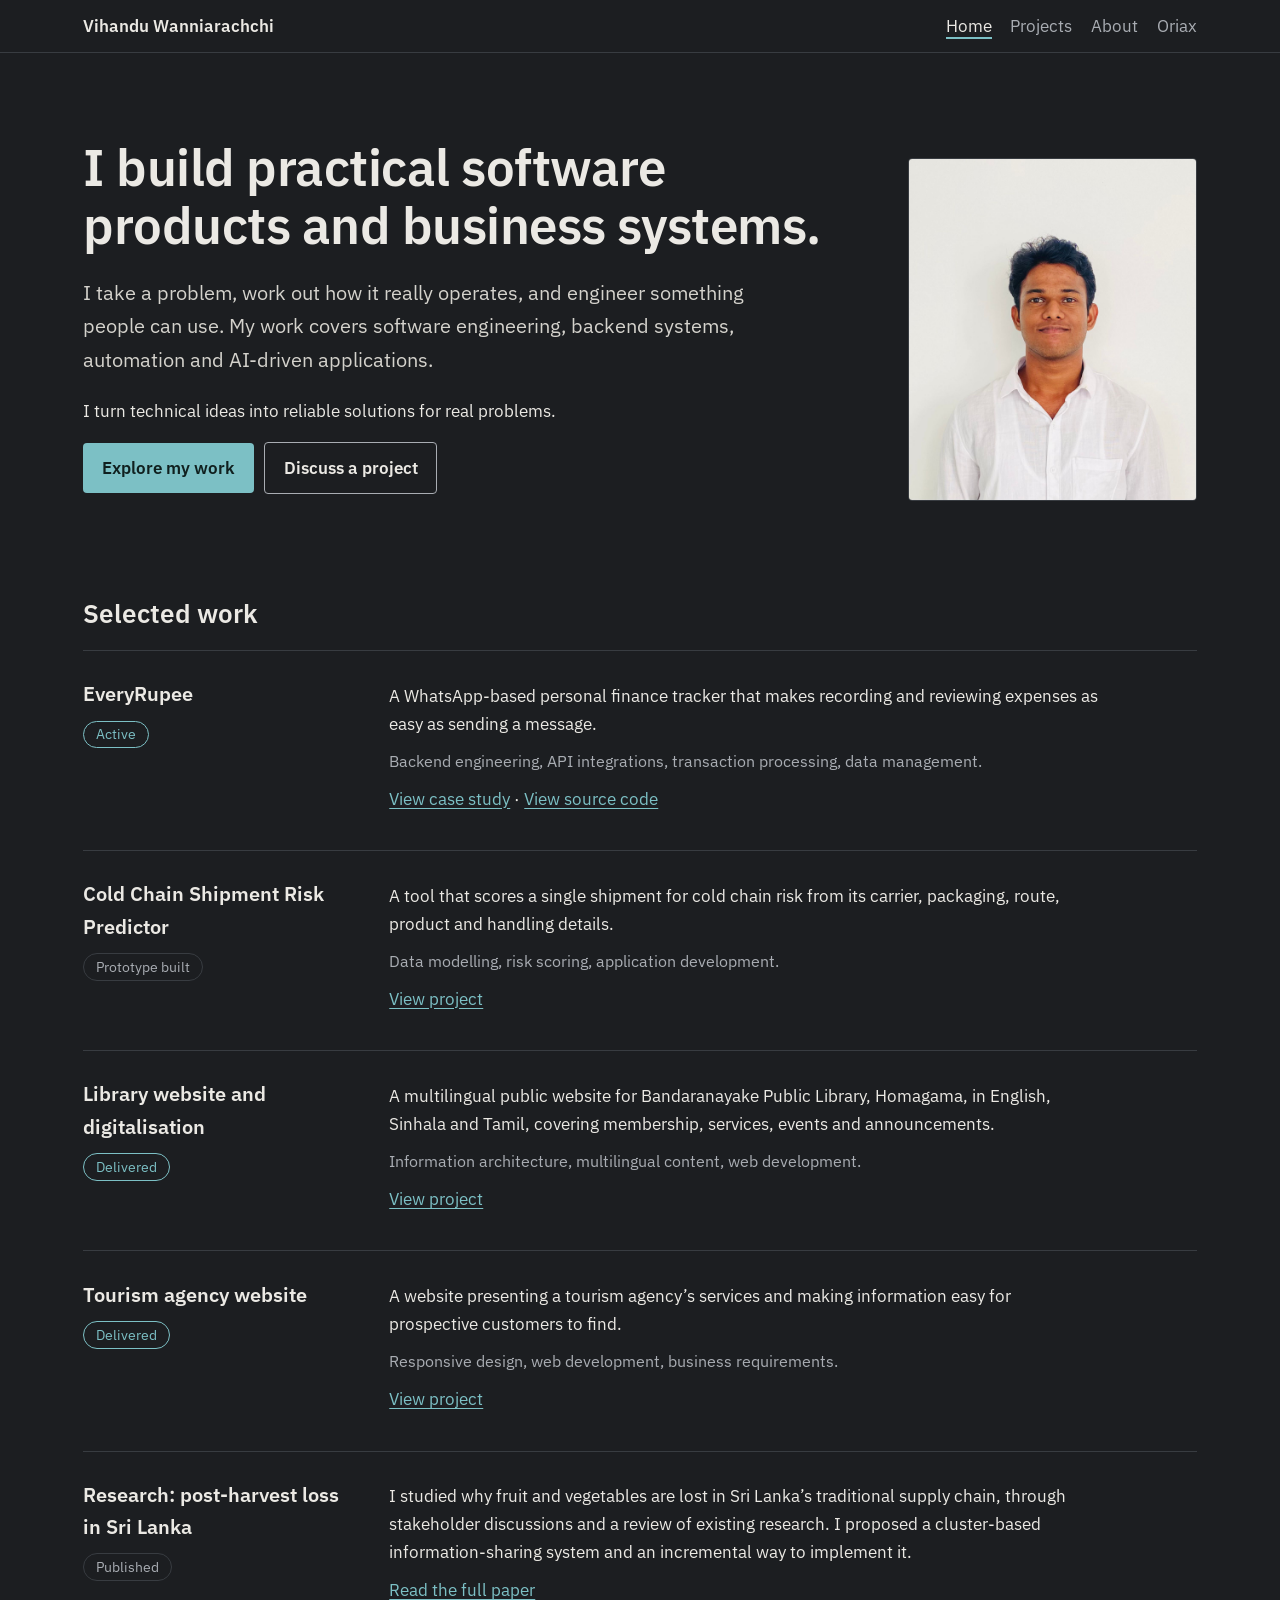
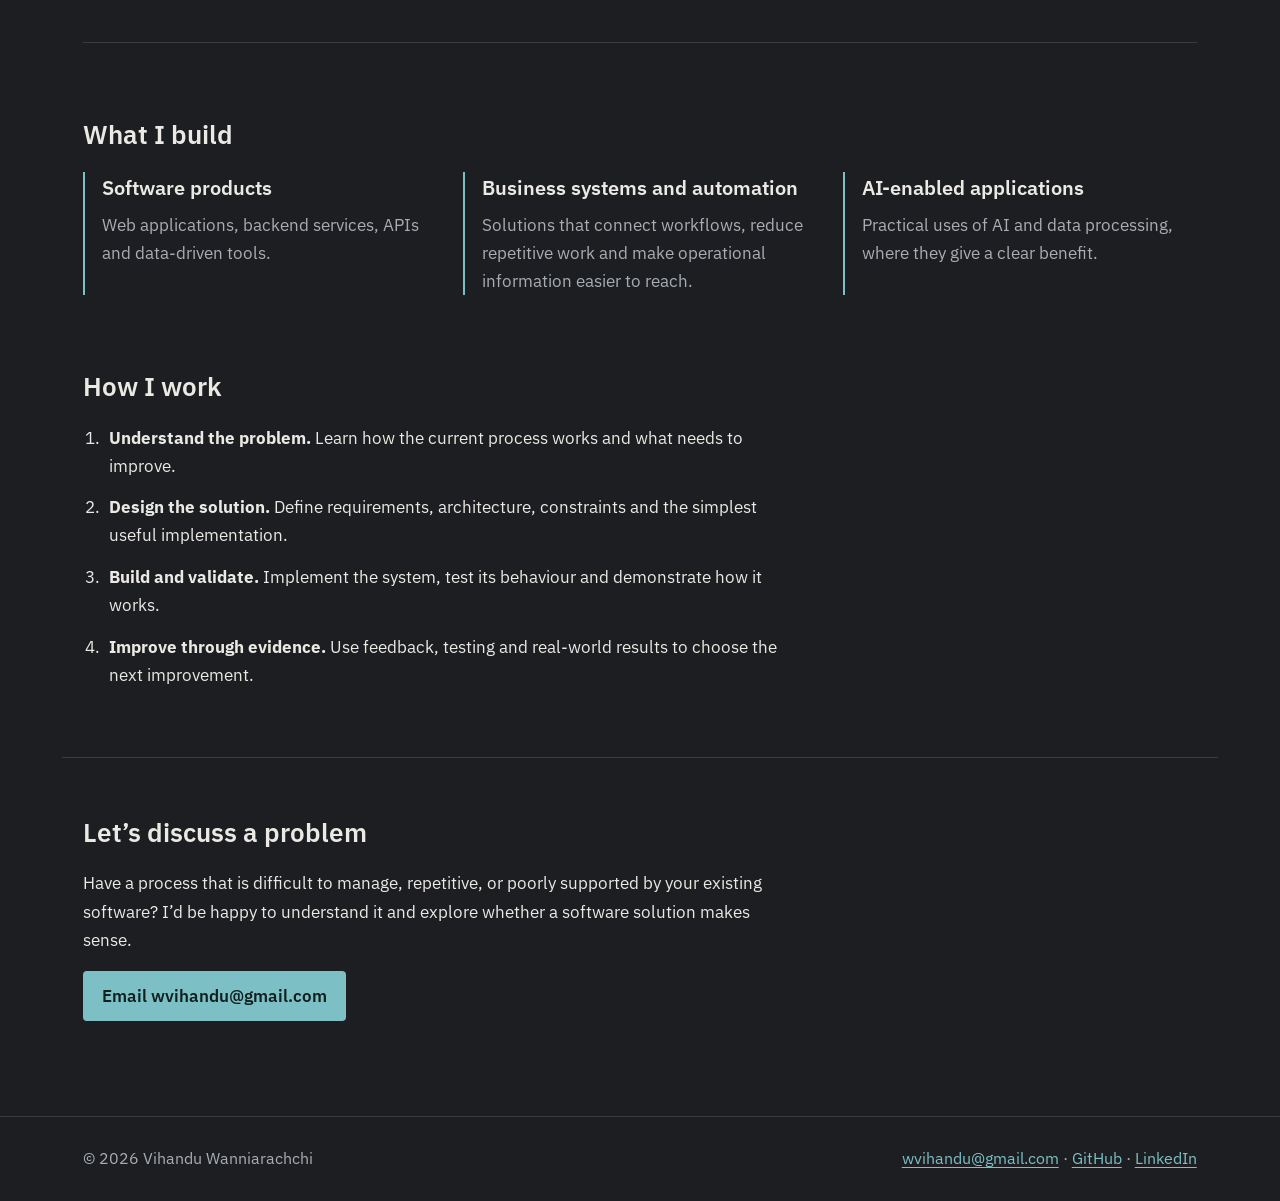
<file: index.html>
<!doctype html><html lang="en"><head><meta charset="utf-8"><meta name="viewport" content="width=device-width,initial-scale=1">
<title>Vihandu Wanniarachchi — Software Engineer & Builder</title><meta name="description" content="I build practical software products and business systems.">
<link rel="preconnect" href="https://fonts.googleapis.com"><link rel="preconnect" href="https://fonts.gstatic.com" crossorigin>
<link href="https://fonts.googleapis.com/css2?family=IBM+Plex+Sans:wght@400;500;600&display=swap" rel="stylesheet">
<link rel="stylesheet" href="assets/style.css"></head><body>
<a class="skip" href="#main">Skip to content</a>
<header class="top"><div class="wrap bar"><a class="brand" href="">Vihandu Wanniarachchi</a><nav aria-label="Main"><a href="" aria-current=page>Home</a><a href="projects/">Projects</a><a href="about/">About</a><a href="oriax/">Oriax</a></nav></div></header>
<main id="main">
<section class="wrap hero"><div class="hero-text"><h1>I build practical software products and business systems.</h1>
<p class="lead">I take a problem, work out how it really operates, and engineer something people can use. My work covers software engineering, backend systems, automation and AI-driven applications.</p>
<p>I turn technical ideas into reliable solutions for real problems.</p>
<p class="actions"><a class="btn" href="projects/">Explore my work</a><a class="btn ghost" href="mailto:wvihandu@gmail.com">Discuss a project</a></p></div>
<img class="portrait" src="assets/img/vihandu.jpeg" width="413" height="531" alt="Portrait of Vihandu Wanniarachchi"></section>

<section class="wrap sec"><h2>Selected work</h2><div class="list">
<article class="item"><div><h3>EveryRupee</h3><p class="status live">Active</p></div><div><p>A WhatsApp-based personal finance tracker that makes recording and reviewing expenses as easy as sending a message.</p><p class="meta">Backend engineering, API integrations, transaction processing, data management.</p><p><a href="projects/everyrupee/">View case study</a> · <a href="https://github.com/vihandu-wan">View source code</a></p></div></article>
<article class="item"><div><h3>Cold Chain Shipment Risk Predictor</h3><p class="status">Prototype built</p></div><div><p>A tool that scores a single shipment for cold chain risk from its carrier, packaging, route, product and handling details.</p><p class="meta">Data modelling, risk scoring, application development.</p><p><a href="projects/#coldchain">View project</a></p></div></article>
<article class="item"><div><h3>Library website and digitalisation</h3><p class="status live">Delivered</p></div><div><p>A multilingual public website for Bandaranayake Public Library, Homagama, in English, Sinhala and Tamil, covering membership, services, events and announcements.</p><p class="meta">Information architecture, multilingual content, web development.</p><p><a href="projects/#library">View project</a></p></div></article>
<article class="item"><div><h3>Tourism agency website</h3><p class="status live">Delivered</p></div><div><p>A website presenting a tourism agency’s services and making information easy for prospective customers to find.</p><p class="meta">Responsive design, web development, business requirements.</p><p><a href="projects/#tourism">View project</a></p></div></article>
<article class="item"><div><h3>Research: post-harvest loss in Sri Lanka</h3><p class="status">Published</p></div><div><p>I studied why fruit and vegetables are lost in Sri Lanka’s traditional supply chain, through stakeholder discussions and a review of existing research. I proposed a cluster-based information-sharing system and an incremental way to implement it.</p><p><a href="https://lnkd.in/gGSwxPHp">Read the full paper</a></p></div></article>
</div></section>

<section class="wrap sec"><h2>What I build</h2><div class="cols">
<div><h3>Software products</h3><p>Web applications, backend services, APIs and data-driven tools.</p></div>
<div><h3>Business systems and automation</h3><p>Solutions that connect workflows, reduce repetitive work and make operational information easier to reach.</p></div>
<div><h3>AI-enabled applications</h3><p>Practical uses of AI and data processing, where they give a clear benefit.</p></div></div></section>

<section class="wrap sec"><h2>How I work</h2><ol class="steps">
<li><b>Understand the problem.</b> Learn how the current process works and what needs to improve.</li>
<li><b>Design the solution.</b> Define requirements, architecture, constraints and the simplest useful implementation.</li>
<li><b>Build and validate.</b> Implement the system, test its behaviour and demonstrate how it works.</li>
<li><b>Improve through evidence.</b> Use feedback, testing and real-world results to choose the next improvement.</li></ol></section>
<section class="wrap sec cta"><h2>Let’s discuss a problem</h2><p>Have a process that is difficult to manage, repetitive, or poorly supported by your existing software? I’d be happy to understand it and explore whether a software solution makes sense.</p>
<p><a class="btn" href="mailto:wvihandu@gmail.com">Email wvihandu@gmail.com</a></p></section></main>
<footer><div class="wrap foot"><p>© 2026 Vihandu Wanniarachchi</p><p><a href="mailto:wvihandu@gmail.com">wvihandu@gmail.com</a> · <a href="https://github.com/vihandu-wan">GitHub</a> · <a href="https://www.linkedin.com/in/vihandu-wanniarachchi-964b32240">LinkedIn</a></p></div></footer>
</body></html>
</file>
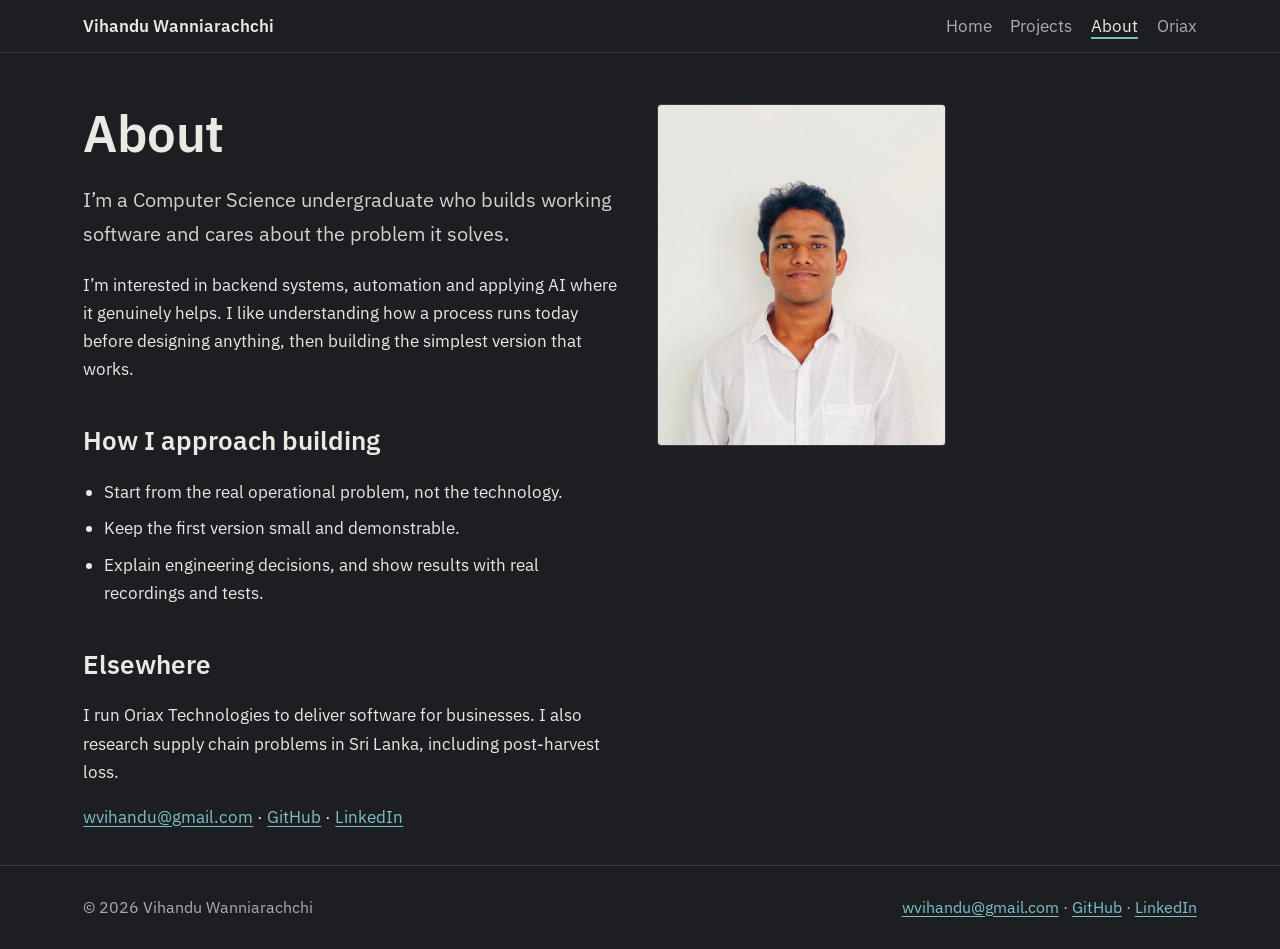
<file: about/index.html>
<!doctype html><html lang="en"><head><meta charset="utf-8"><meta name="viewport" content="width=device-width,initial-scale=1">
<title>About — Vihandu Wanniarachchi</title><meta name="description" content="Computer Science undergraduate and software builder.">
<link rel="preconnect" href="https://fonts.googleapis.com"><link rel="preconnect" href="https://fonts.gstatic.com" crossorigin>
<link href="https://fonts.googleapis.com/css2?family=IBM+Plex+Sans:wght@400;500;600&display=swap" rel="stylesheet">
<link rel="stylesheet" href="../assets/style.css"></head><body>
<a class="skip" href="#main">Skip to content</a>
<header class="top"><div class="wrap bar"><a class="brand" href="../">Vihandu Wanniarachchi</a><nav aria-label="Main"><a href="../">Home</a><a href="../projects/">Projects</a><a href="../about/" aria-current=page>About</a><a href="../oriax/">Oriax</a></nav></div></header>
<main id="main">
<section class="wrap sec first pgrid"><div class="prose"><h1>About</h1>
<p class="lead">I’m a Computer Science undergraduate who builds working software and cares about the problem it solves.</p>
<p>I’m interested in backend systems, automation and applying AI where it genuinely helps. I like understanding how a process runs today before designing anything, then building the simplest version that works.</p>
<h2>How I approach building</h2><ul><li>Start from the real operational problem, not the technology.</li><li>Keep the first version small and demonstrable.</li><li>Explain engineering decisions, and show results with real recordings and tests.</li></ul>
<h2>Elsewhere</h2><p>I run Oriax Technologies to deliver software for businesses. I also research supply chain problems in Sri Lanka, including post-harvest loss.</p>
<p><a href="mailto:wvihandu@gmail.com">wvihandu@gmail.com</a> · <a href="https://github.com/vihandu-wan">GitHub</a> · <a href="https://www.linkedin.com/in/vihandu-wanniarachchi-964b32240">LinkedIn</a></p></div>
<img class="portrait" src="../assets/img/vihandu.jpeg" width="413" height="531" alt="Vihandu Wanniarachchi in a suit and tie" loading="lazy"></section></main>
<footer><div class="wrap foot"><p>© 2026 Vihandu Wanniarachchi</p><p><a href="mailto:wvihandu@gmail.com">wvihandu@gmail.com</a> · <a href="https://github.com/vihandu-wan">GitHub</a> · <a href="https://www.linkedin.com/in/vihandu-wanniarachchi-964b32240">LinkedIn</a></p></div></footer>
</body></html>
</file>
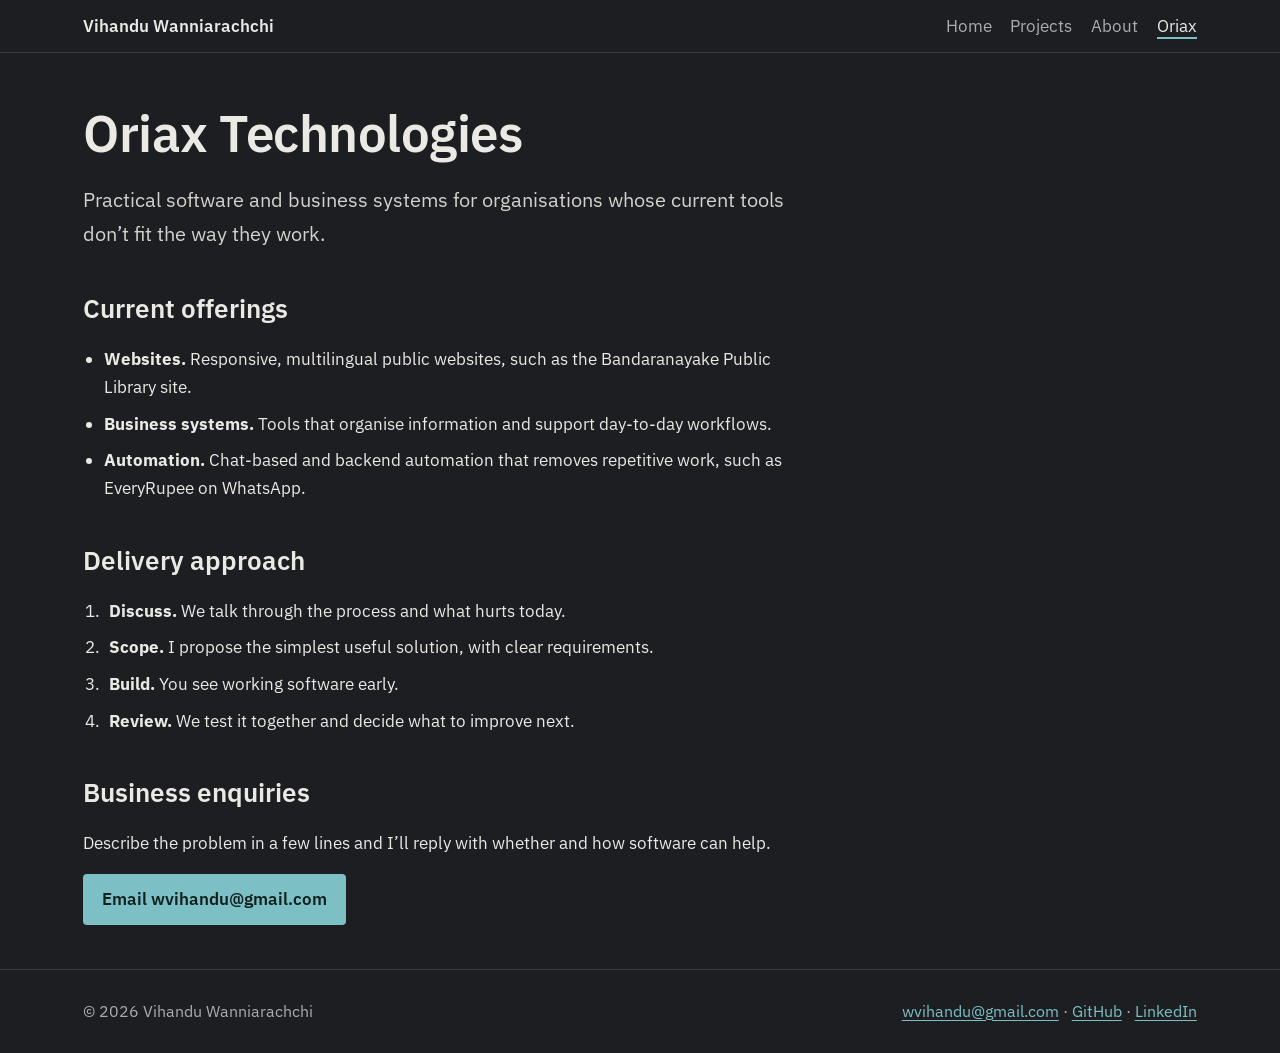
<file: oriax/index.html>
<!doctype html><html lang="en"><head><meta charset="utf-8"><meta name="viewport" content="width=device-width,initial-scale=1">
<title>Oriax Technologies — Vihandu Wanniarachchi</title><meta name="description" content="Software and business systems for organisations with real operational problems.">
<link rel="preconnect" href="https://fonts.googleapis.com"><link rel="preconnect" href="https://fonts.gstatic.com" crossorigin>
<link href="https://fonts.googleapis.com/css2?family=IBM+Plex+Sans:wght@400;500;600&display=swap" rel="stylesheet">
<link rel="stylesheet" href="../assets/style.css"></head><body>
<a class="skip" href="#main">Skip to content</a>
<header class="top"><div class="wrap bar"><a class="brand" href="../">Vihandu Wanniarachchi</a><nav aria-label="Main"><a href="../">Home</a><a href="../projects/">Projects</a><a href="../about/">About</a><a href="../oriax/" aria-current=page>Oriax</a></nav></div></header>
<main id="main">
<section class="wrap sec first prose"><h1>Oriax Technologies</h1>
<p class="lead">Practical software and business systems for organisations whose current tools don’t fit the way they work.</p>
<h2>Current offerings</h2><ul><li><b>Websites.</b> Responsive, multilingual public websites, such as the Bandaranayake Public Library site.</li><li><b>Business systems.</b> Tools that organise information and support day-to-day workflows.</li><li><b>Automation.</b> Chat-based and backend automation that removes repetitive work, such as EveryRupee on WhatsApp.</li></ul>
<h2>Delivery approach</h2><ol class="steps"><li><b>Discuss.</b> We talk through the process and what hurts today.</li><li><b>Scope.</b> I propose the simplest useful solution, with clear requirements.</li><li><b>Build.</b> You see working software early.</li><li><b>Review.</b> We test it together and decide what to improve next.</li></ol>
<h2>Business enquiries</h2><p>Describe the problem in a few lines and I’ll reply with whether and how software can help.</p><p><a class="btn" href="mailto:wvihandu@gmail.com">Email wvihandu@gmail.com</a></p></section></main>
<footer><div class="wrap foot"><p>© 2026 Vihandu Wanniarachchi</p><p><a href="mailto:wvihandu@gmail.com">wvihandu@gmail.com</a> · <a href="https://github.com/vihandu-wan">GitHub</a> · <a href="https://www.linkedin.com/in/vihandu-wanniarachchi-964b32240">LinkedIn</a></p></div></footer>
</body></html>
</file>
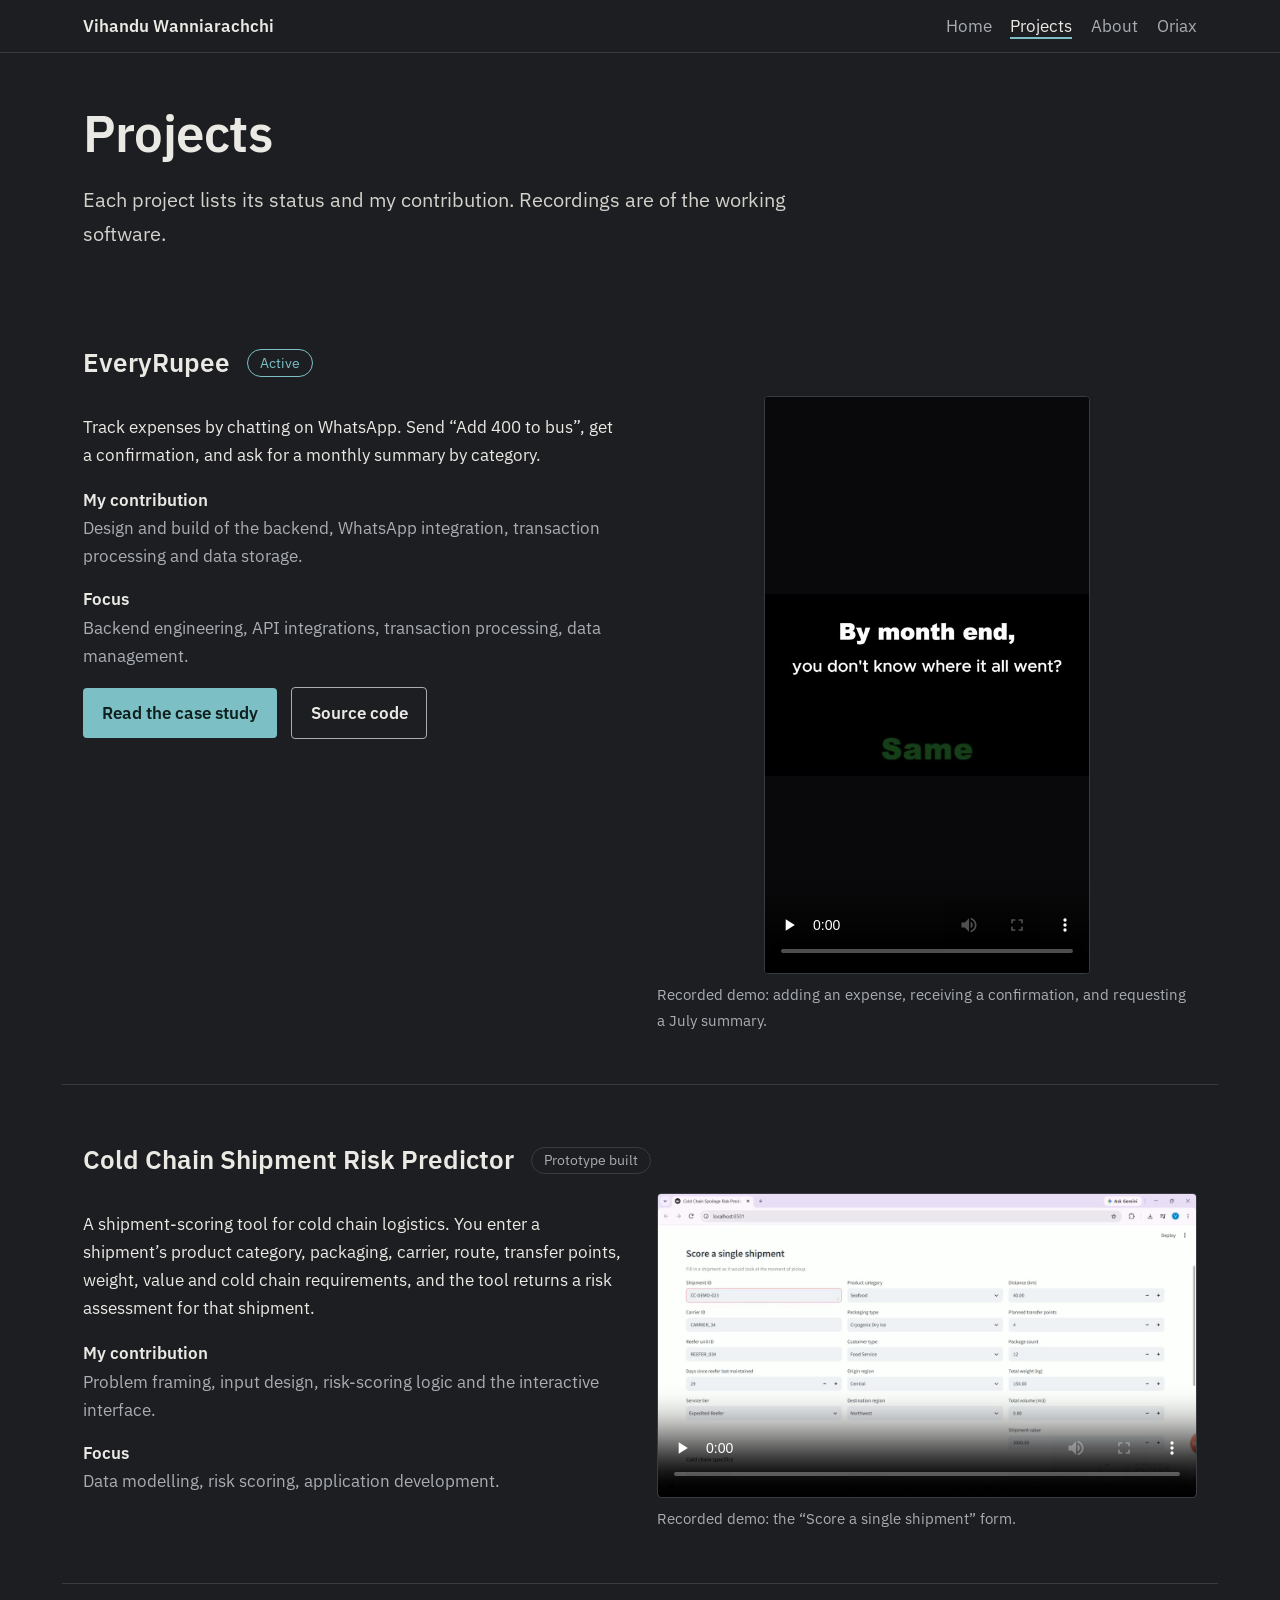
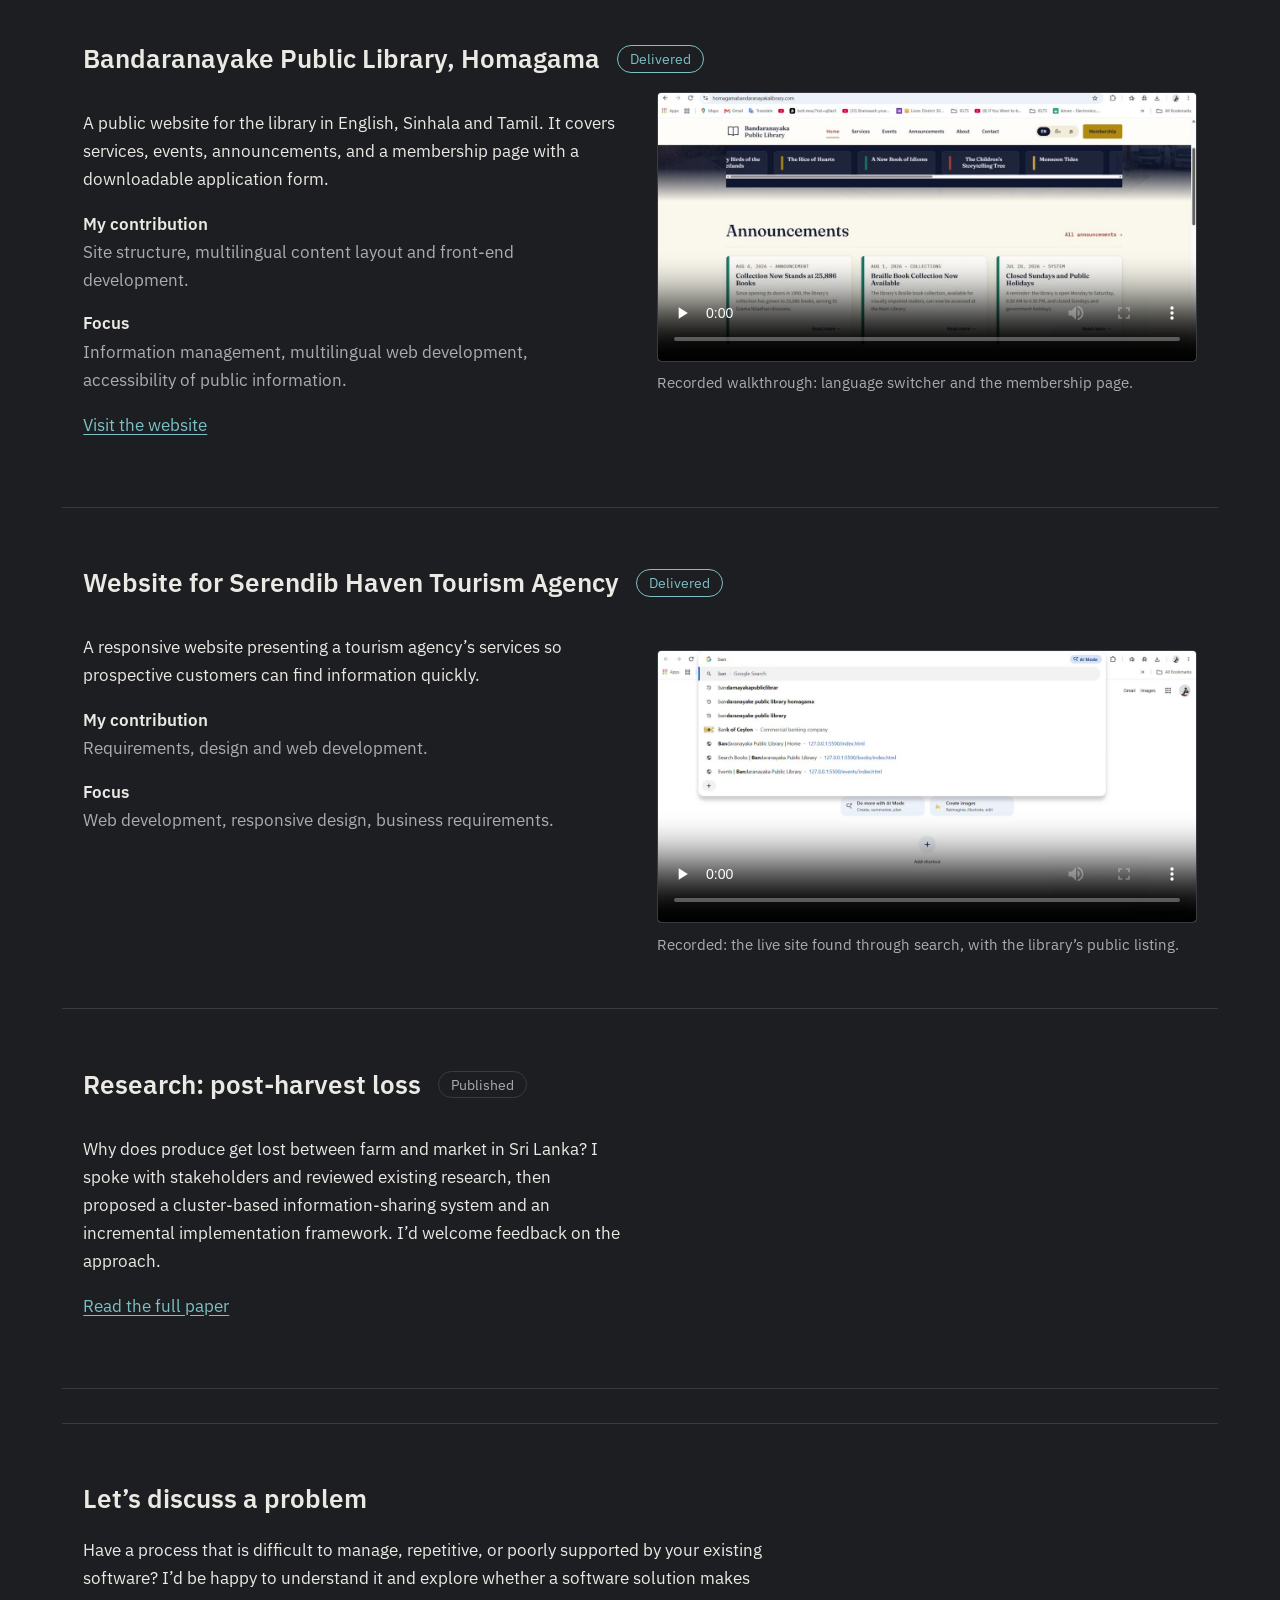
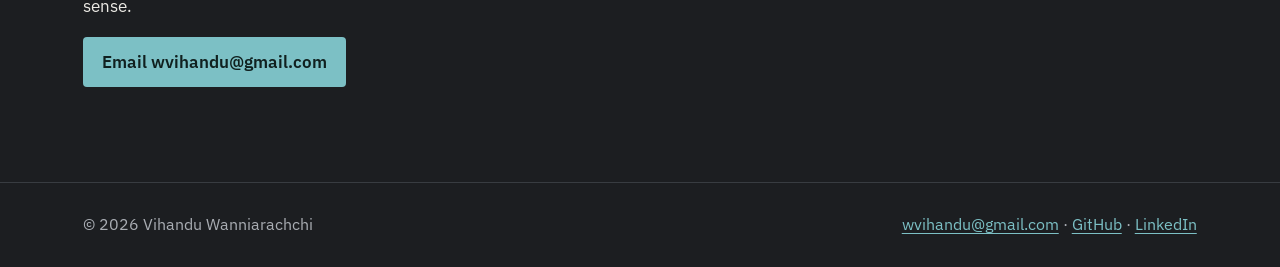
<file: projects/index.html>
<!doctype html><html lang="en"><head><meta charset="utf-8"><meta name="viewport" content="width=device-width,initial-scale=1">
<title>Projects — Vihandu Wanniarachchi</title><meta name="description" content="Software projects with status, contribution, technologies and demos.">
<link rel="preconnect" href="https://fonts.googleapis.com"><link rel="preconnect" href="https://fonts.gstatic.com" crossorigin>
<link href="https://fonts.googleapis.com/css2?family=IBM+Plex+Sans:wght@400;500;600&display=swap" rel="stylesheet">
<link rel="stylesheet" href="../assets/style.css"></head><body>
<a class="skip" href="#main">Skip to content</a>
<header class="top"><div class="wrap bar"><a class="brand" href="../">Vihandu Wanniarachchi</a><nav aria-label="Main"><a href="../">Home</a><a href="../projects/" aria-current=page>Projects</a><a href="../about/">About</a><a href="../oriax/">Oriax</a></nav></div></header>
<main id="main">
<section class="wrap sec first"><h1>Projects</h1><p class="lead">Each project lists its status and my contribution. Recordings are of the working software.</p></section>

<section class="wrap sec proj" id="everyrupee"><div class="ph"><h2>EveryRupee</h2><p class="status live">Active</p></div>
<div class="pgrid"><div><p>Track expenses by chatting on WhatsApp. Send “Add 400 to bus”, get a confirmation, and ask for a monthly summary by category.</p>
<dl><dt>My contribution</dt><dd>Design and build of the backend, WhatsApp integration, transaction processing and data storage.</dd>
<dt>Focus</dt><dd>Backend engineering, API integrations, transaction processing, data management.</dd></dl>
<p><a class="btn" href="everyrupee/">Read the case study</a> <a class="btn ghost" href="https://github.com/vihandu-wan">Source code</a></p></div>
<figure class="media tall"><video controls preload="none" playsinline poster="../assets/img/everyrupee.jpg"><source src="../assets/video/everyrupee.mp4" type="video/mp4"></video><figcaption>Recorded demo: adding an expense, receiving a confirmation, and requesting a July summary.</figcaption></figure></div></section>

<section class="wrap sec proj" id="coldchain"><div class="ph"><h2>Cold Chain Shipment Risk Predictor</h2><p class="status">Prototype built</p></div>
<div class="pgrid"><div><p>A shipment-scoring tool for cold chain logistics. You enter a shipment’s product category, packaging, carrier, route, transfer points, weight, value and cold chain requirements, and the tool returns a risk assessment for that shipment.</p>
<dl><dt>My contribution</dt><dd>Problem framing, input design, risk-scoring logic and the interactive interface.</dd>
<dt>Focus</dt><dd>Data modelling, risk scoring, application development.</dd></dl></div>
<figure class="media "><video controls preload="none" playsinline poster="../assets/img/coldchain.jpg"><source src="../assets/video/coldchain.mp4" type="video/mp4"></video><figcaption>Recorded demo: the “Score a single shipment” form.</figcaption></figure></div></section>

<section class="wrap sec proj" id="library"><div class="ph"><h2>Bandaranayake Public Library, Homagama</h2><p class="status live">Delivered</p></div>
<div class="pgrid"><div><p>A public website for the library in English, Sinhala and Tamil. It covers services, events, announcements, and a membership page with a downloadable application form.</p>
<dl><dt>My contribution</dt><dd>Site structure, multilingual content layout and front-end development.</dd>
<dt>Focus</dt><dd>Information management, multilingual web development, accessibility of public information.</dd></dl>
<p><a href="https://homagamabandaranayakalibrary.com">Visit the website</a></p></div>
<figure class="media "><video controls preload="none" playsinline poster="../assets/img/web-b.jpg"><source src="../assets/video/web-b.mp4" type="video/mp4"></video><figcaption>Recorded walkthrough: language switcher and the membership page.</figcaption></figure></div>
</section>
<section class="wrap sec proj" id="tourism"><div class="ph"><h2>Website for Serendib Haven Tourism Agency</h2><p class="status live">Delivered</p></div>
<div class="pgrid"><div><p>A responsive website presenting a tourism agency’s services so prospective customers can find information quickly.</p>
<dl><dt>My contribution</dt><dd>Requirements, design and web development.</dd><dt>Focus</dt><dd>Web development, responsive design, business requirements.</dd></dl></div>
<figure class="media wide"><video controls preload="none" playsinline poster="../assets/img/web-a.jpg"><source src="../assets/video/web-a.mp4" type="video/mp4"></video><figcaption>Recorded: the live site found through search, with the library’s public listing.</figcaption></figure>
</div></section>

<section class="wrap sec proj" id="research"><div class="ph"><h2>Research: post-harvest loss</h2><p class="status">Published</p></div>
<div class="pgrid"><div><p>Why does produce get lost between farm and market in Sri Lanka? I spoke with stakeholders and reviewed existing research, then proposed a cluster-based information-sharing system and an incremental implementation framework. I’d welcome feedback on the approach.</p>
<p><a href="https://lnkd.in/gGSwxPHp">Read the full paper</a></p></div></div></section>
<section class="wrap sec cta"><h2>Let’s discuss a problem</h2><p>Have a process that is difficult to manage, repetitive, or poorly supported by your existing software? I’d be happy to understand it and explore whether a software solution makes sense.</p>
<p><a class="btn" href="mailto:wvihandu@gmail.com">Email wvihandu@gmail.com</a></p></section></main>
<footer><div class="wrap foot"><p>© 2026 Vihandu Wanniarachchi</p><p><a href="mailto:wvihandu@gmail.com">wvihandu@gmail.com</a> · <a href="https://github.com/vihandu-wan">GitHub</a> · <a href="https://www.linkedin.com/in/vihandu-wanniarachchi-964b32240">LinkedIn</a></p></div></footer>
</body></html>
</file>
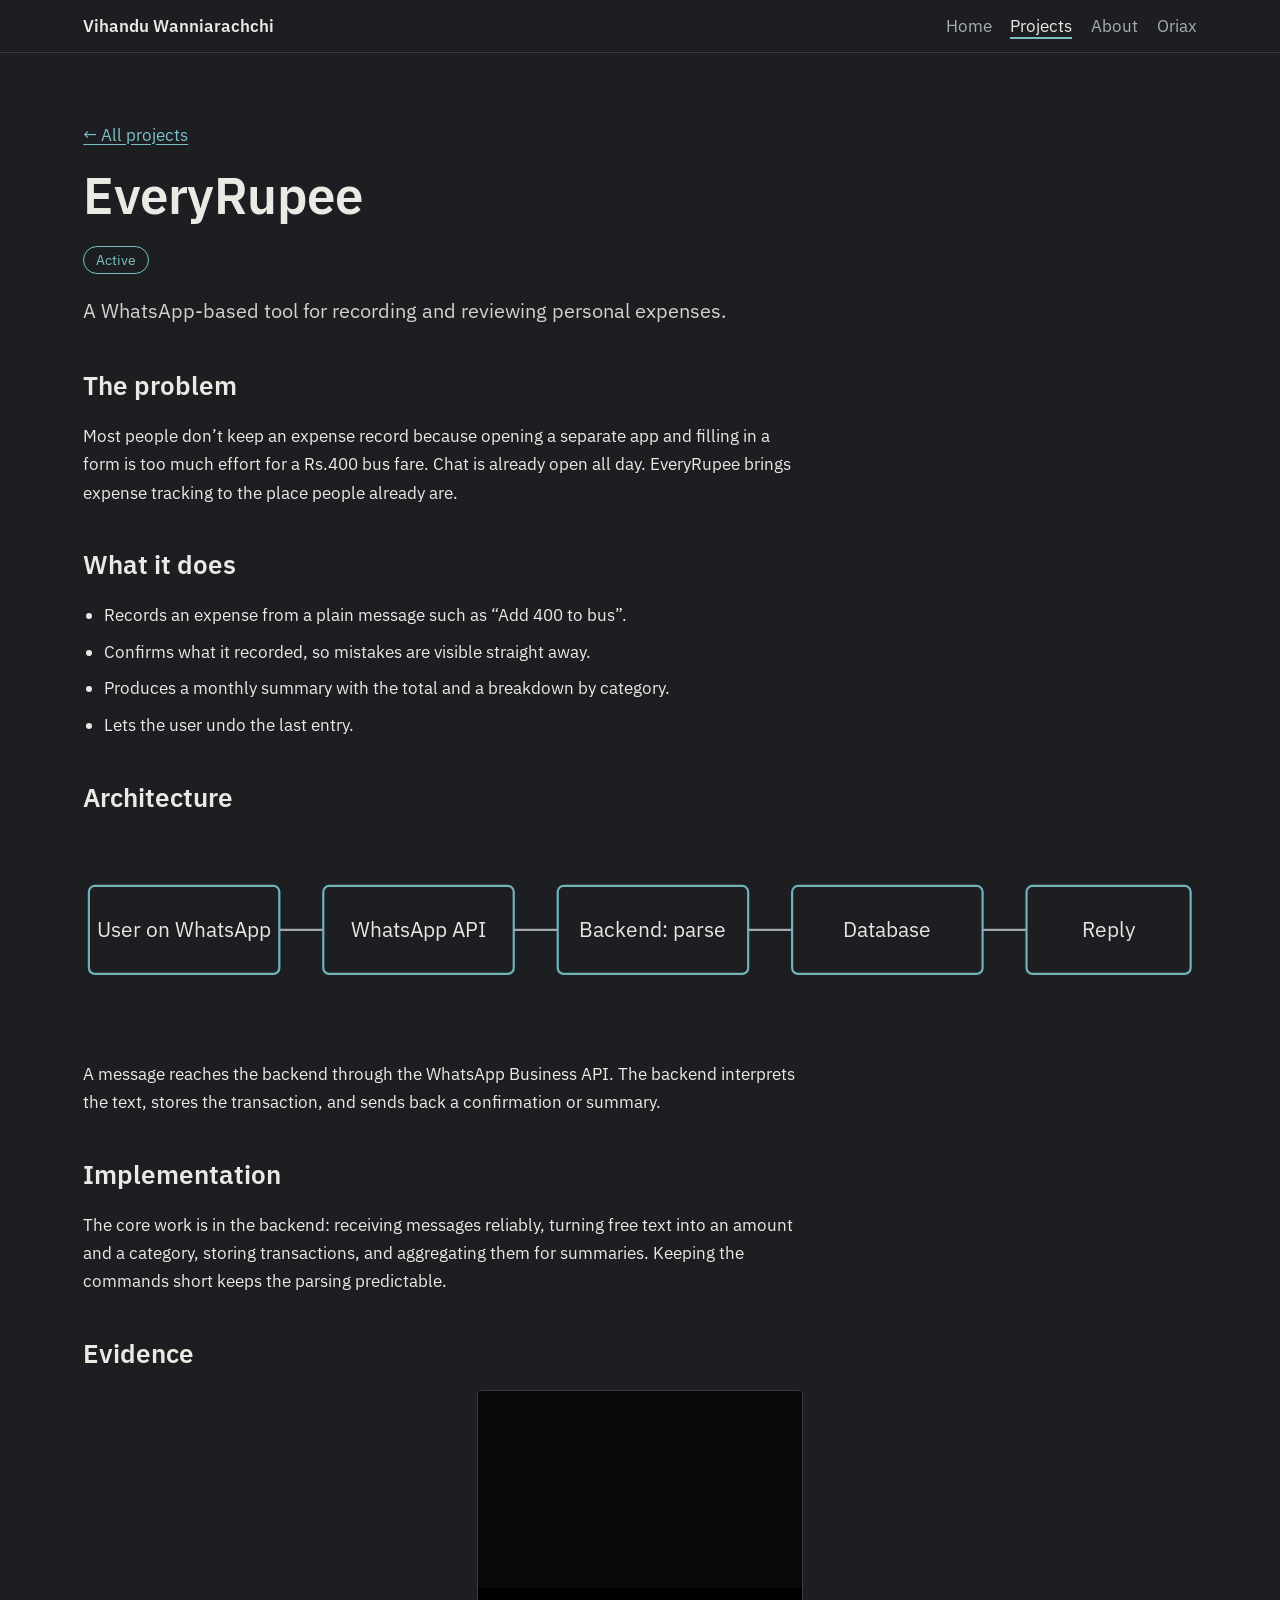
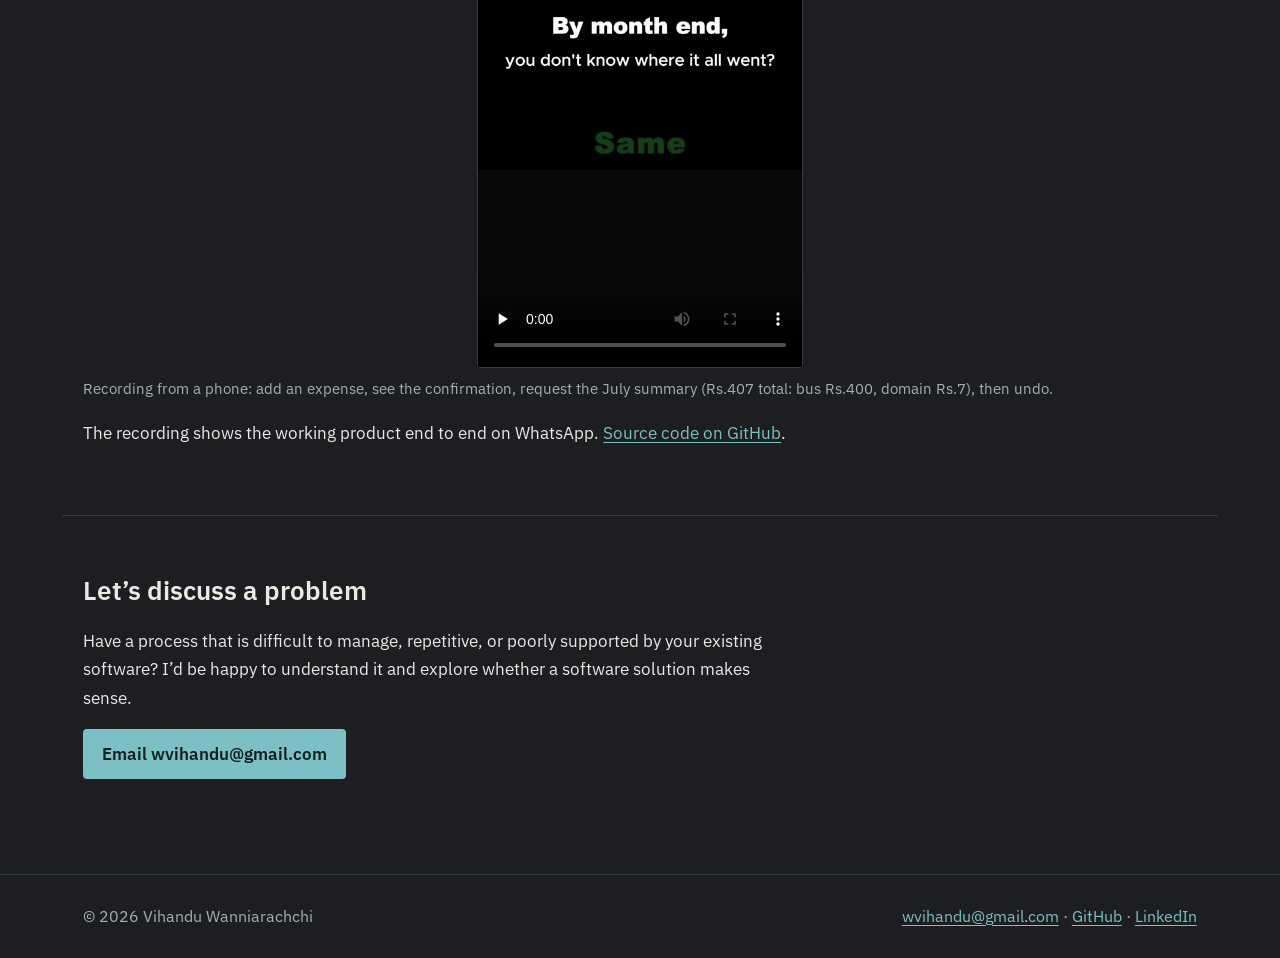
<file: projects/everyrupee/index.html>
<!doctype html><html lang="en"><head><meta charset="utf-8"><meta name="viewport" content="width=device-width,initial-scale=1">
<title>EveryRupee case study — Vihandu Wanniarachchi</title><meta name="description" content="How EveryRupee, a WhatsApp expense tracker, works.">
<link rel="preconnect" href="https://fonts.googleapis.com"><link rel="preconnect" href="https://fonts.gstatic.com" crossorigin>
<link href="https://fonts.googleapis.com/css2?family=IBM+Plex+Sans:wght@400;500;600&display=swap" rel="stylesheet">
<link rel="stylesheet" href="../../assets/style.css"></head><body>
<a class="skip" href="#main">Skip to content</a>
<header class="top"><div class="wrap bar"><a class="brand" href="../../">Vihandu Wanniarachchi</a><nav aria-label="Main"><a href="../../">Home</a><a href="../../projects/" aria-current=page>Projects</a><a href="../../about/">About</a><a href="../../oriax/">Oriax</a></nav></div></header>
<main id="main">
<article class="wrap sec first prose"><p><a href="../">← All projects</a></p><h1>EveryRupee</h1><p class="status live">Active</p>
<p class="lead">A WhatsApp-based tool for recording and reviewing personal expenses.</p>
<h2>The problem</h2><p>Most people don’t keep an expense record because opening a separate app and filling in a form is too much effort for a Rs.400 bus fare. Chat is already open all day. EveryRupee brings expense tracking to the place people already are.</p>
<h2>What it does</h2><ul><li>Records an expense from a plain message such as “Add 400 to bus”.</li><li>Confirms what it recorded, so mistakes are visible straight away.</li><li>Produces a monthly summary with the total and a breakdown by category.</li><li>Lets the user undo the last entry.</li></ul>
<h2>Architecture</h2><svg viewBox="0 0 760 120" role="img" aria-labelledby="dt dd" class="diagram"><title id="dt">EveryRupee message flow</title><desc id="dd">A WhatsApp message goes through the WhatsApp Business API to the backend, which parses it, records the transaction in the database, and replies to the user.</desc>
<g font-family="IBM Plex Sans,sans-serif" font-size="14" text-anchor="middle" fill="#e8e6e1"><g fill="none" stroke="#6fb3b8" stroke-width="1.5"><rect x="4" y="30" width="130" height="60" rx="4"/><rect x="164" y="30" width="130" height="60" rx="4"/><rect x="324" y="30" width="130" height="60" rx="4"/><rect x="484" y="30" width="130" height="60" rx="4"/><rect x="644" y="30" width="112" height="60" rx="4"/></g>
<text x="69" y="65">User on WhatsApp</text><text x="229" y="65">WhatsApp API</text><text x="389" y="65">Backend: parse</text><text x="549" y="65">Database</text><text x="700" y="65">Reply</text></g>
<g stroke="#a3a7ad" stroke-width="1.5"><path d="M134 60h30M294 60h30M454 60h30M614 60h30"/></g></svg><p>A message reaches the backend through the WhatsApp Business API. The backend interprets the text, stores the transaction, and sends back a confirmation or summary.</p>
<h2>Implementation</h2><p>The core work is in the backend: receiving messages reliably, turning free text into an amount and a category, storing transactions, and aggregating them for summaries. Keeping the commands short keeps the parsing predictable.</p>
<h2>Evidence</h2><figure class="media tall"><video controls preload="none" playsinline poster="../../assets/img/everyrupee.jpg"><source src="../../assets/video/everyrupee.mp4" type="video/mp4"></video><figcaption>Recording from a phone: add an expense, see the confirmation, request the July summary (Rs.407 total: bus Rs.400, domain Rs.7), then undo.</figcaption></figure>
<p>The recording shows the working product end to end on WhatsApp. <a href="https://github.com/vihandu-wan">Source code on GitHub</a>.</p></article>
<section class="wrap sec cta"><h2>Let’s discuss a problem</h2><p>Have a process that is difficult to manage, repetitive, or poorly supported by your existing software? I’d be happy to understand it and explore whether a software solution makes sense.</p>
<p><a class="btn" href="mailto:wvihandu@gmail.com">Email wvihandu@gmail.com</a></p></section></main>
<footer><div class="wrap foot"><p>© 2026 Vihandu Wanniarachchi</p><p><a href="mailto:wvihandu@gmail.com">wvihandu@gmail.com</a> · <a href="https://github.com/vihandu-wan">GitHub</a> · <a href="https://www.linkedin.com/in/vihandu-wanniarachchi-964b32240">LinkedIn</a></p></div></footer>
</body></html>
</file>
<file: assets/style.css>
:root{--bg:#1c1e21;--panel:#25282c;--line:#383c41;--text:#ebe9e4;--mute:#a9adb3;--acc:#7cc0c5;font-size:17px}
*{box-sizing:border-box}html{scroll-padding-top:4.5rem}
body{margin:0;background:var(--bg);color:var(--text);font:1rem/1.65 "IBM Plex Sans",system-ui,sans-serif}
a{color:var(--acc);text-underline-offset:3px}a:hover{color:#fff}a:focus-visible,.btn:focus-visible,video:focus-visible{outline:2px solid var(--acc);outline-offset:3px}
.skip{position:absolute;left:-999px}.skip:focus{left:1rem;top:1rem;background:#fff;color:#000;padding:.5rem;z-index:9}
.wrap{max-width:68rem;margin:0 auto;padding:0 1.25rem}
.top{border-bottom:1px solid var(--line);position:sticky;top:0;background:var(--bg);z-index:5}
.bar{display:flex;flex-wrap:wrap;justify-content:space-between;align-items:center;gap:.25rem 1.5rem;padding-top:.7rem;padding-bottom:.7rem}
.brand{color:var(--text);font-weight:600;text-decoration:none}nav a{color:var(--mute);text-decoration:none;margin-right:1.1rem}nav a:last-child{margin:0}nav a:hover,nav a[aria-current]{color:var(--text)}nav a[aria-current]{border-bottom:2px solid var(--acc)}
h1{font-size:clamp(1.9rem,5vw,3rem);line-height:1.15;font-weight:600;margin:0 0 1.2rem;letter-spacing:-.01em}
h2{font-size:1.5rem;font-weight:600;margin:0 0 1.2rem;line-height:1.25}h3{font-size:1.15rem;margin:0 0 .4rem;font-weight:600}
.lead{font-size:1.2rem;color:#d4d2cc;max-width:42rem}p{max-width:42rem}
.sec{padding-top:3.5rem;padding-bottom:1rem}.sec.first{padding-top:3rem}
.hero{display:grid;gap:2rem;padding-top:3rem;padding-bottom:1rem}
.portrait{width:100%;max-width:17rem;height:auto;border-radius:4px;border:1px solid var(--line)}
.btn{display:inline-block;background:var(--acc);color:#10201f;padding:.65rem 1.1rem;border-radius:4px;font-weight:600;text-decoration:none;margin:0 .6rem .6rem 0}.btn:hover{background:#fff;color:#000}
.btn.ghost{background:none;color:var(--text);border:1px solid var(--mute)}.btn.ghost:hover{border-color:#fff;background:none;color:#fff}
.list{border-top:1px solid var(--line)}.item{display:grid;gap:.5rem 2rem;padding:1.6rem 0;border-bottom:1px solid var(--line)}.item p{margin:.2rem 0 .6rem}
.meta{color:var(--mute);font-size:.95rem}
.status{display:inline-block;margin:0;font-size:.85rem;color:var(--mute);border:1px solid var(--line);border-radius:99px;padding:.05rem .7rem}.status.live{color:var(--acc);border-color:var(--acc)}
.cols{display:grid;gap:1.5rem}.cols>div{border-left:2px solid var(--acc);padding-left:1rem}.cols p{margin:0;color:var(--mute)}
.steps{padding-left:1.2rem;max-width:42rem}.steps li{margin-bottom:.8rem;padding-left:.3rem}
.cta{padding-bottom:4rem;margin-top:2rem;border-top:1px solid var(--line)}
.proj{border-bottom:1px solid var(--line);padding-bottom:3rem}.ph{display:flex;flex-wrap:wrap;gap:.5rem 1rem;align-items:center;margin-bottom:1rem}.ph h2{margin:0}
.pgrid{display:grid;gap:2rem}dt{font-weight:600;margin-top:.9rem}dd{margin:0;color:var(--mute);max-width:36rem}
.media{margin:0}.media video{width:100%;display:block;background:#000;border:1px solid var(--line);border-radius:4px}.media.tall video{max-height:34rem;width:auto;max-width:100%;margin:0 auto}
figcaption{color:var(--mute);font-size:.9rem;margin-top:.5rem}.media.wide{margin-top:2rem;max-width:44rem}
.prose h2{margin-top:2.5rem}.prose ul{max-width:42rem;padding-left:1.2rem}.prose li{margin-bottom:.5rem}
.diagram{width:100%;height:auto;margin:.5rem 0 1rem;overflow:visible}
footer{border-top:1px solid var(--line);color:var(--mute);font-size:.92rem;padding:1.5rem 0}.foot p{margin:.2rem 0;max-width:none}
@media(min-width:48rem){.hero{grid-template-columns:1fr 17rem;align-items:center;padding-top:5rem}.item{grid-template-columns:16rem 1fr}.cols{grid-template-columns:repeat(3,1fr)}.pgrid{grid-template-columns:1fr 1fr;align-items:start}.foot{display:flex;justify-content:space-between}.hero-text{order:0}}
</file>
